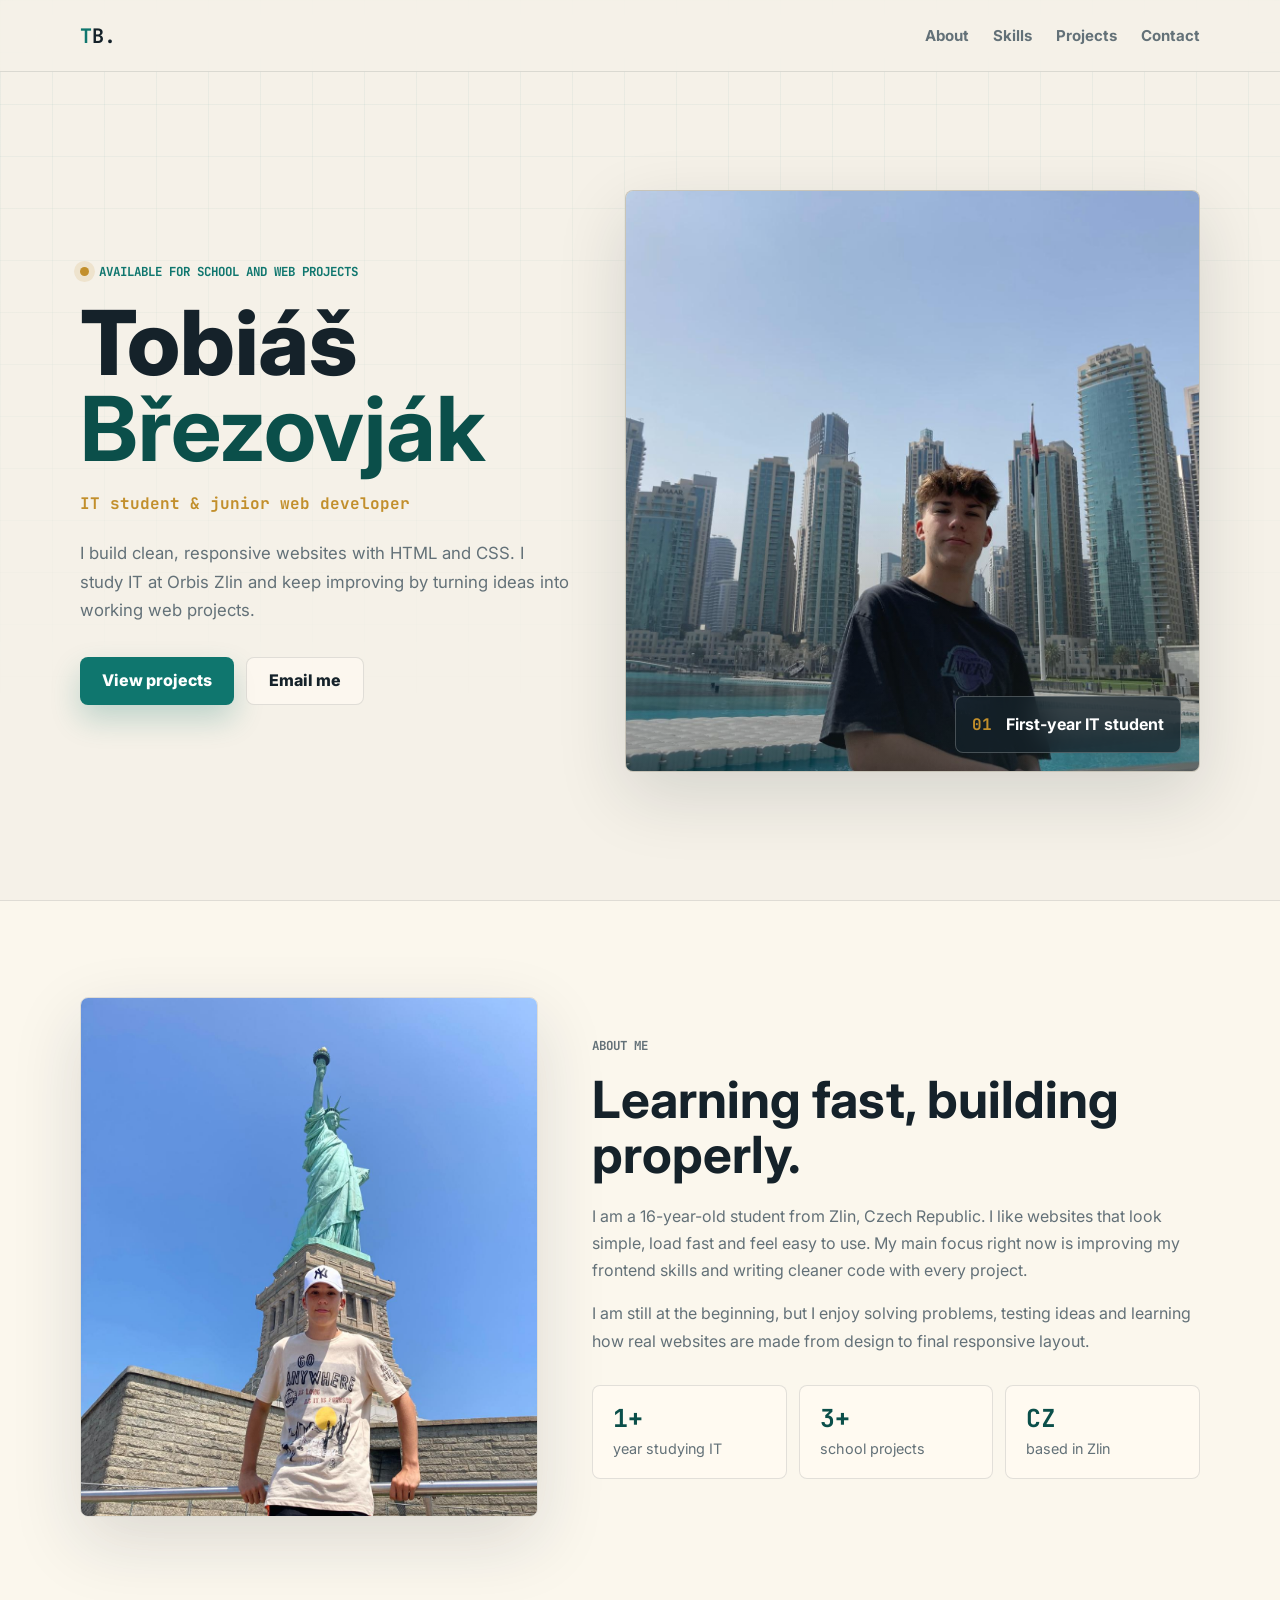
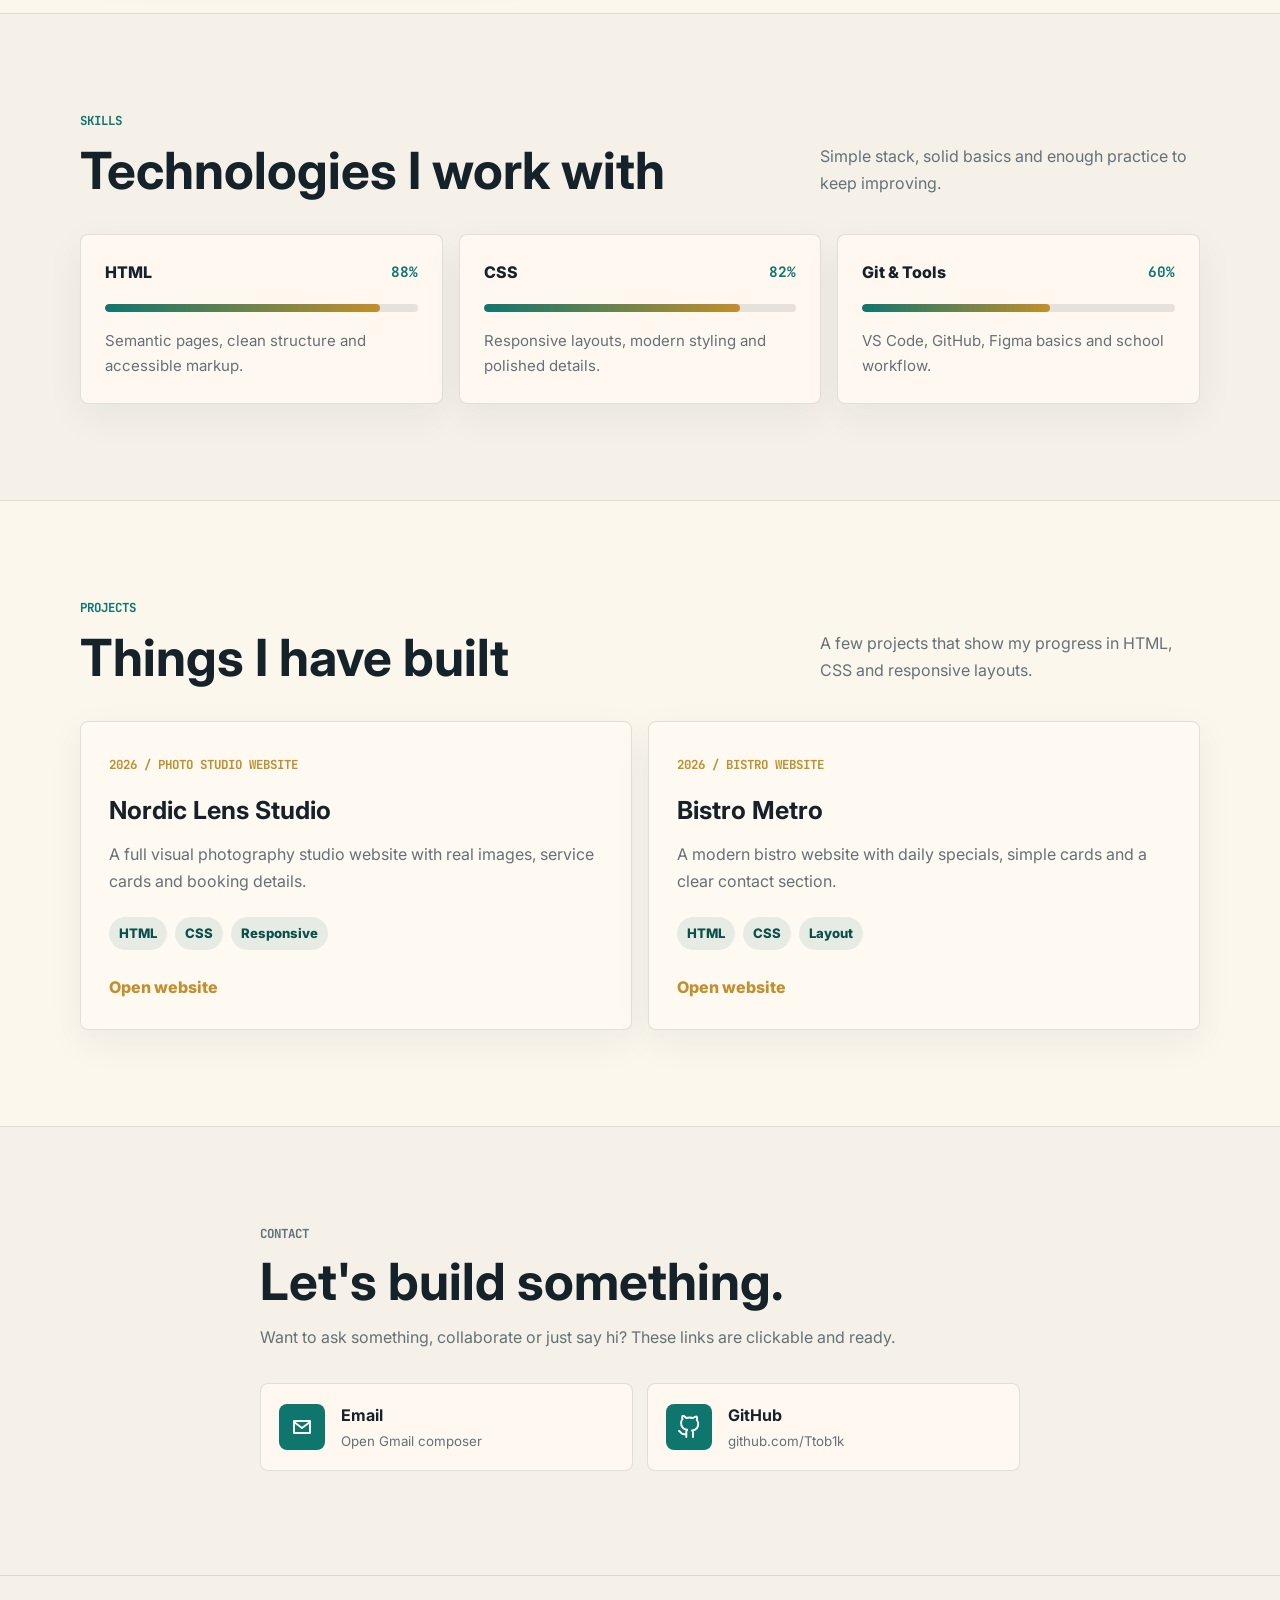
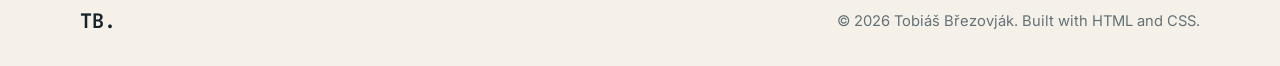
<file: index.html>
﻿
<!DOCTYPE html>
<html lang="en">
<head>
  <meta charset="UTF-8" />
  <meta name="viewport" content="width=device-width, initial-scale=1.0" />
  <title>Tobiáš Březovják | Portfolio</title>
  <link rel="preconnect" href="https://fonts.googleapis.com" />
  <link rel="preconnect" href="https://fonts.gstatic.com" crossorigin />
  <link href="https://fonts.googleapis.com/css2?family=Inter:wght@400;500;600;700;800&family=JetBrains+Mono:wght@500;700&display=swap" rel="stylesheet" />
  <link rel="stylesheet" href="css/style.css" />
</head>
<body>
  <nav class="nav" id="nav">
    <a class="nav__logo" href="#hero" aria-label="Go to homepage">TB.</a>
    <ul class="nav__links" id="navLinks">
      <li><a href="#about">About</a></li>
      <li><a href="#skills">Skills</a></li>
      <li><a href="#projects">Projects</a></li>
      <li><a href="#contact">Contact</a></li>
    </ul>
    <input class="nav__toggle" id="navToggle" type="checkbox" aria-label="Open menu" />
    <label class="nav__burger" for="navToggle" aria-hidden="true">
      <span></span>
      <span></span>
      <span></span>
    </label>
  </nav>

  <main>
    <section class="hero" id="hero">
      <div class="hero__content fade-up">
        <p class="eyebrow"><span></span>Available for school and web projects</p>
        <h1>Tobiáš<br /><strong>Březovják</strong></h1>
        <p class="hero__role">IT student & junior web developer</p>
        <p class="hero__text">
          I build clean, responsive websites with HTML and CSS. I study IT at Orbis Zlin
          and keep improving by turning ideas into working web projects.
        </p>
        <div class="hero__actions">
          <a class="btn btn--primary" href="#projects">View projects</a>
          <a class="btn btn--ghost" href="https://mail.google.com/mail/?view=cm&fs=1&to=tbrezovjak@gmail.com&su=Portfolio%20contact" target="_blank" rel="noopener noreferrer">Email me</a>
        </div>
      </div>

      <div class="hero__media fade-up">
        <img src="assets/tobias-standing.jpeg" alt="Tobiáš standing in front of a city skyline" />
        <div class="hero__badge">
          <span>01</span>
          <strong>First-year IT student</strong>
        </div>
      </div>
    </section>

    <section class="section about" id="about">
      <div class="container about__grid">
        <div class="about__photo fade-up">
          <img src="assets/tobias-crouching.jpeg" alt="Tobiáš standing in front of the Statue of Liberty" />
        </div>
        <div class="about__content fade-up">
          <p class="section__label">About me</p>
          <h2>Learning fast, building properly.</h2>
          <p>
            I am a 16-year-old student from Zlin, Czech Republic. I like websites that look simple,
            load fast and feel easy to use. My main focus right now is improving my frontend skills
            and writing cleaner code with every project.
          </p>
          <p>
            I am still at the beginning, but I enjoy solving problems, testing ideas and learning how
            real websites are made from design to final responsive layout.
          </p>
          <div class="stats">
            <div>
              <strong>1+</strong>
              <span>year studying IT</span>
            </div>
            <div>
              <strong>3+</strong>
              <span>school projects</span>
            </div>
            <div>
              <strong>CZ</strong>
              <span>based in Zlin</span>
            </div>
          </div>
        </div>
      </div>
    </section>

    <section class="section skills" id="skills">
      <div class="container">
        <p class="section__label fade-up">Skills</p>
        <div class="section__header fade-up">
          <h2>Technologies I work with</h2>
          <p>Simple stack, solid basics and enough practice to keep improving.</p>
        </div>

        <div class="skills__grid">
          <article class="skill-card fade-up">
            <div class="skill-card__top">
              <span>HTML</span>
              <strong>88%</strong>
            </div>
            <div class="skill-card__bar"><span style="--width: 88%"></span></div>
            <p>Semantic pages, clean structure and accessible markup.</p>
          </article>
          <article class="skill-card fade-up">
            <div class="skill-card__top">
              <span>CSS</span>
              <strong>82%</strong>
            </div>
            <div class="skill-card__bar"><span style="--width: 82%"></span></div>
            <p>Responsive layouts, modern styling and polished details.</p>
          </article>
          <article class="skill-card fade-up">
            <div class="skill-card__top">
              <span>Git & Tools</span>
              <strong>60%</strong>
            </div>
            <div class="skill-card__bar"><span style="--width: 60%"></span></div>
            <p>VS Code, GitHub, Figma basics and school workflow.</p>
          </article>
        </div>
      </div>
    </section>

    <section class="section projects" id="projects">
      <div class="container">
        <p class="section__label fade-up">Projects</p>
        <div class="section__header fade-up">
          <h2>Things I have built</h2>
          <p>A few projects that show my progress in HTML, CSS and responsive layouts.</p>
        </div>

        <div class="projects__grid">
          <a class="project-card fade-up" href="projects/kavarna/index.html" aria-label="Open photography studio website project">
            <span class="project-card__meta">2026 / Photo Studio Website</span>
            <h3>Nordic Lens Studio</h3>
            <p>A full visual photography studio website with real images, service cards and booking details.</p>
            <div class="tags">
              <span>HTML</span>
              <span>CSS</span>
              <span>Responsive</span>
            </div>
            <span class="project-card__cta">Open website</span>
          </a>

          <a class="project-card fade-up" href="projects/bistro/index.html" aria-label="Open bistro website project">
            <span class="project-card__meta">2026 / Bistro Website</span>
            <h3>Bistro Metro</h3>
            <p>A modern bistro website with daily specials, simple cards and a clear contact section.</p>
            <div class="tags">
              <span>HTML</span>
              <span>CSS</span>
              <span>Layout</span>
            </div>
            <span class="project-card__cta">Open website</span>
          </a>
        </div>
      </div>
    </section>

    <section class="section contact" id="contact">
      <div class="container contact__inner fade-up">
        <p class="section__label">Contact</p>
        <h2>Let's build something.</h2>
        <p>Want to ask something, collaborate or just say hi? These links are clickable and ready.</p>

        <div class="contact__links">
          <a class="contact-card" href="https://mail.google.com/mail/?view=cm&fs=1&to=tbrezovjak@gmail.com&su=Portfolio%20contact" target="_blank" rel="noopener noreferrer" aria-label="Write an email to Tobiáš in Gmail">
            <span class="contact-card__icon" aria-hidden="true">
              <svg viewBox="0 0 24 24"><path d="M4 6h16v12H4z"/><path d="m4 7 8 6 8-6"/></svg>
            </span>
            <span>
              <strong>Email</strong>
              <small>Open Gmail composer</small>
            </span>
          </a>

          <a class="contact-card" href="https://github.com/Ttob1k" target="_blank" rel="noopener noreferrer" aria-label="Open GitHub profile">
            <span class="contact-card__icon" aria-hidden="true">
              <svg viewBox="0 0 24 24"><path d="M9 19c-5 1.5-5-2.5-7-3m14 6v-3.9a3.4 3.4 0 0 0-.9-2.6c3-.3 6.1-1.5 6.1-6.7a5.2 5.2 0 0 0-1.4-3.6 4.8 4.8 0 0 0-.1-3.6s-1.1-.3-3.7 1.4a12.7 12.7 0 0 0-6.7 0C6.7.3 5.6.6 5.6.6a4.8 4.8 0 0 0-.1 3.6A5.2 5.2 0 0 0 4.1 8c0 5.2 3.1 6.4 6.1 6.7a3 3 0 0 0-.9 2.3V22"/></svg>
            </span>
            <span>
              <strong>GitHub</strong>
              <small>github.com/Ttob1k</small>
            </span>
          </a>
        </div>
      </div>
    </section>
  </main>

  <footer class="footer">
    <div class="container footer__inner">
      <strong>TB.</strong>
      <p>© 2026 Tobiáš Březovják. Built with HTML and CSS.</p>
    </div>
  </footer>
</body>
</html>
</file>
<file: css/style.css>
﻿:root {
  --bg: #f5f1e8;
  --surface: #fffaf1;
  --surface-2: #ebe3d4;
  --ink: #15222a;
  --muted: #637178;
  --line: rgba(21, 34, 42, 0.12);
  --accent: #0f766e;
  --accent-dark: #0b4f4a;
  --gold: #c28f2c;
  --white: #ffffff;
  --shadow: 0 24px 70px rgba(21, 34, 42, 0.14);
  --radius: 8px;
  --max: 1120px;
  --nav-h: 72px;
  --font: "Inter", system-ui, sans-serif;
  --mono: "JetBrains Mono", monospace;
}

* { box-sizing: border-box; margin: 0; padding: 0; }
html { scroll-behavior: smooth; }
body { background: var(--bg); color: var(--ink); font-family: var(--font); line-height: 1.7; overflow-x: hidden; }
body::before { content: ""; position: fixed; inset: 0; z-index: -1; background: linear-gradient(rgba(15, 118, 110, 0.055) 1px, transparent 1px), linear-gradient(90deg, rgba(15, 118, 110, 0.055) 1px, transparent 1px); background-size: 52px 52px; mask-image: linear-gradient(to bottom, black, transparent 80%); }
a { color: inherit; text-decoration: none; }
ul { list-style: none; }
img { display: block; max-width: 100%; }
.container { width: min(100% - 40px, var(--max)); margin: 0 auto; }
.section { padding: 96px 0; }
.section__label, .eyebrow { color: var(--accent); font-family: var(--mono); font-size: 0.78rem; font-weight: 700; letter-spacing: 0; text-transform: uppercase; }
.section__header { display: flex; justify-content: space-between; gap: 32px; margin: 12px 0 36px; }
.section__header h2, .about__content h2, .contact h2 { color: var(--ink); font-size: clamp(2rem, 4vw, 3.4rem); line-height: 1.06; }
.section__header p { max-width: 380px; color: var(--muted); }

.nav { position: fixed; inset: 0 0 auto; z-index: 20; height: var(--nav-h); display: flex; align-items: center; justify-content: space-between; padding: 0 max(20px, calc((100vw - var(--max)) / 2)); background: rgba(245, 241, 232, 0.86); border-bottom: 1px solid var(--line); backdrop-filter: blur(18px); }
.nav__logo, .footer strong { color: var(--ink); font-family: var(--mono); font-size: 1.25rem; font-weight: 700; }
.nav__logo::first-letter { color: var(--accent); }
.nav__links { display: flex; align-items: center; gap: 24px; }
.nav__links a { color: var(--muted); font-size: 0.94rem; font-weight: 700; transition: color 0.2s ease, background 0.2s ease; }
.nav__links a:hover { color: var(--accent-dark); }
.nav__button { display: inline-flex; align-items: center; min-height: 40px; padding: 0 14px; border-radius: var(--radius); background: var(--accent); color: var(--white) !important; }
.nav__button:hover { background: var(--accent-dark); }
.nav__toggle { position: absolute; width: 1px; height: 1px; opacity: 0; pointer-events: none; }
.nav__burger { display: none; width: 44px; height: 44px; place-items: center; border: 1px solid var(--line); border-radius: var(--radius); background: var(--surface); cursor: pointer; }
.nav__burger span { display: block; width: 20px; height: 2px; margin: 3px 0; background: var(--ink); }

.hero { width: min(100% - 40px, var(--max)); min-height: 100vh; margin: 0 auto; padding: calc(var(--nav-h) + 54px) 0 64px; display: grid; grid-template-columns: 0.92fr 1.08fr; align-items: center; gap: 56px; }
.eyebrow { display: inline-flex; align-items: center; gap: 10px; margin-bottom: 18px; }
.eyebrow span { width: 9px; height: 9px; border-radius: 50%; background: var(--gold); box-shadow: 0 0 0 6px rgba(194, 143, 44, 0.14); }
.hero h1 { max-width: 620px; font-size: clamp(3.1rem, 7vw, 6.6rem); font-weight: 800; line-height: 0.96; }
.hero h1 strong { color: var(--accent-dark); }
.hero__role { margin-top: 18px; color: var(--gold); font-family: var(--mono); font-weight: 700; }
.hero__text { max-width: 560px; margin: 22px 0 32px; color: var(--muted); font-size: 1.05rem; }
.hero__actions { display: flex; flex-wrap: wrap; gap: 12px; }
.btn { display: inline-flex; align-items: center; justify-content: center; min-height: 48px; padding: 0 22px; border-radius: var(--radius); font-weight: 800; transition: transform 0.2s ease, box-shadow 0.2s ease, background 0.2s ease; }
.btn:hover { transform: translateY(-2px); }
.btn--primary { background: var(--accent); color: var(--white); box-shadow: 0 14px 30px rgba(15, 118, 110, 0.24); }
.btn--primary:hover { background: var(--accent-dark); }
.btn--ghost { color: var(--ink); background: rgba(255, 250, 241, 0.72); border: 1px solid var(--line); }
.hero__media { position: relative; min-height: 580px; border: 1px solid rgba(21, 34, 42, 0.16); border-radius: var(--radius); overflow: hidden; box-shadow: var(--shadow); background: var(--surface-2); }
.hero__media img { width: 100%; height: 100%; min-height: 580px; object-fit: cover; object-position: 58% center; }
.hero__media::after { content: ""; position: absolute; inset: 0; background: linear-gradient(to top, rgba(21, 34, 42, 0.42), transparent 48%); }
.hero__badge { position: absolute; right: 18px; bottom: 18px; z-index: 1; display: flex; align-items: center; gap: 14px; max-width: 300px; padding: 14px 16px; border: 1px solid rgba(255, 255, 255, 0.22); border-radius: var(--radius); background: rgba(21, 34, 42, 0.74); color: var(--white); backdrop-filter: blur(16px); }
.hero__badge span { color: var(--gold); font-family: var(--mono); font-weight: 700; }

.about, .projects { background: rgba(255, 250, 241, 0.62); border-top: 1px solid var(--line); border-bottom: 1px solid var(--line); }
.about__grid { display: grid; grid-template-columns: 0.86fr 1.14fr; align-items: center; gap: 54px; }
.about__photo { height: 520px; border-radius: var(--radius); overflow: hidden; border: 1px solid var(--line); box-shadow: var(--shadow); }
.about__photo img { width: 100%; height: 100%; object-fit: cover; object-position: 50% 46%; }
.about__content h2 { margin: 10px 0 22px; }
.about__content p { color: var(--muted); margin-bottom: 16px; }
.stats { display: grid; grid-template-columns: repeat(3, 1fr); gap: 12px; margin-top: 30px; }
.stats div, .skill-card, .project-card, .contact-card { border: 1px solid var(--line); border-radius: var(--radius); background: rgba(255, 250, 241, 0.86); }
.stats div { padding: 20px; }
.stats strong { display: block; color: var(--accent-dark); font-family: var(--mono); font-size: 1.55rem; line-height: 1; }
.stats span { display: block; margin-top: 8px; color: var(--muted); font-size: 0.9rem; line-height: 1.35; }

.skills__grid { display: grid; grid-template-columns: repeat(3, 1fr); gap: 16px; }
.skill-card { padding: 24px; box-shadow: 0 12px 38px rgba(21, 34, 42, 0.06); }
.skill-card__top { display: flex; align-items: center; justify-content: space-between; gap: 16px; margin-bottom: 18px; }
.skill-card__top span { color: var(--ink); font-weight: 800; }
.skill-card__top strong { color: var(--accent); font-family: var(--mono); font-size: 0.9rem; }
.skill-card__bar { height: 8px; overflow: hidden; border-radius: 99px; background: rgba(21, 34, 42, 0.1); }
.skill-card__bar span { display: block; width: var(--width); height: 100%; border-radius: inherit; background: linear-gradient(90deg, var(--accent), var(--gold)); }
.skill-card p, .project-card p, .contact p { color: var(--muted); }
.skill-card p { margin-top: 16px; font-size: 0.94rem; }

.projects__grid { display: grid; grid-template-columns: repeat(2, 1fr); gap: 16px; }
.project-card { display: block; min-height: 270px; padding: 28px; box-shadow: 0 12px 38px rgba(21, 34, 42, 0.06); transition: transform 0.2s ease, box-shadow 0.2s ease; }
.project-card:hover { transform: translateY(-4px); box-shadow: 0 20px 48px rgba(21, 34, 42, 0.12); }
.project-card__meta { color: var(--gold); font-family: var(--mono); font-size: 0.78rem; font-weight: 700; text-transform: uppercase; }
.project-card h3 { margin: 12px 0 10px; font-size: 1.55rem; }
.tags { display: flex; flex-wrap: wrap; gap: 8px; margin-top: 22px; }
.tags span { padding: 5px 10px; border-radius: 99px; background: rgba(15, 118, 110, 0.1); color: var(--accent-dark); font-size: 0.82rem; font-weight: 800; }
.project-card__cta { display: inline-flex; margin-top: 24px; color: var(--gold); font-weight: 800; }

.contact { padding-bottom: 104px; }
.contact__inner { max-width: 760px; }
.contact h2 { margin: 10px 0 16px; }
.contact__links { display: grid; grid-template-columns: repeat(2, 1fr); gap: 14px; margin-top: 32px; }
.contact-card { display: flex; align-items: center; gap: 16px; padding: 18px; min-width: 0; transition: transform 0.2s ease, border-color 0.2s ease, box-shadow 0.2s ease; }
.contact-card:hover { transform: translateY(-3px); border-color: rgba(15, 118, 110, 0.35); box-shadow: 0 18px 42px rgba(21, 34, 42, 0.1); }
.contact-card__icon { display: grid; place-items: center; flex: 0 0 46px; width: 46px; height: 46px; border-radius: var(--radius); background: var(--accent); color: var(--white); }
.contact-card svg { width: 24px; height: 24px; fill: none; stroke: currentColor; stroke-linecap: round; stroke-linejoin: round; stroke-width: 1.9; }
.contact-card strong, .contact-card small { display: block; }
.contact-card small { max-width: 100%; overflow-wrap: anywhere; color: var(--muted); }
.footer { border-top: 1px solid var(--line); padding: 28px 0; }
.footer__inner { display: flex; align-items: center; justify-content: space-between; gap: 20px; }
.footer p { color: var(--muted); font-size: 0.92rem; }
.fade-up { opacity: 1; transform: none; }

@media (max-width: 940px) {
  .hero, .about__grid, .section__header { grid-template-columns: 1fr; }
  .hero { gap: 34px; }
  .hero__media, .hero__media img { min-height: 520px; }
  .about__grid { gap: 34px; }
  .skills__grid { grid-template-columns: repeat(2, 1fr); }
  .section__header { display: block; }
  .section__header p { margin-top: 12px; }
}

@media (max-width: 700px) {
  .container, .hero { width: min(100% - 28px, var(--max)); }
  .nav { padding: 0 14px; }
  .nav__burger { display: grid; }
  .nav__links { position: fixed; top: var(--nav-h); left: 14px; right: 14px; display: none; flex-direction: column; align-items: stretch; gap: 0; overflow: hidden; border: 1px solid var(--line); border-radius: var(--radius); background: var(--surface); box-shadow: var(--shadow); }
  .nav__toggle:checked ~ .nav__links { display: flex; }
  .nav__links a { display: block; padding: 16px; border-bottom: 1px solid var(--line); }
  .nav__button { min-height: auto; border-radius: 0; }
  .nav__links li:last-child a { border-bottom: 0; }
  .hero { min-height: auto; padding-top: calc(var(--nav-h) + 36px); }
  .hero h1 { font-size: clamp(2.65rem, 14vw, 4.2rem); }
  .hero__actions, .contact__links, .projects__grid, .skills__grid, .stats { grid-template-columns: 1fr; }
  .hero__actions { display: grid; }
  .btn { width: 100%; }
  .hero__media, .hero__media img { min-height: 430px; }
  .hero__media img { object-position: 54% center; }
  .about__photo { height: 440px; }
  .section { padding: 72px 0; }
  .contact { padding-bottom: 78px; }
  .footer__inner { flex-direction: column; align-items: flex-start; }
}

@media (prefers-reduced-motion: reduce) {
  *, *::before, *::after { scroll-behavior: auto !important; transition: none !important; animation: none !important; }
}
</file>
